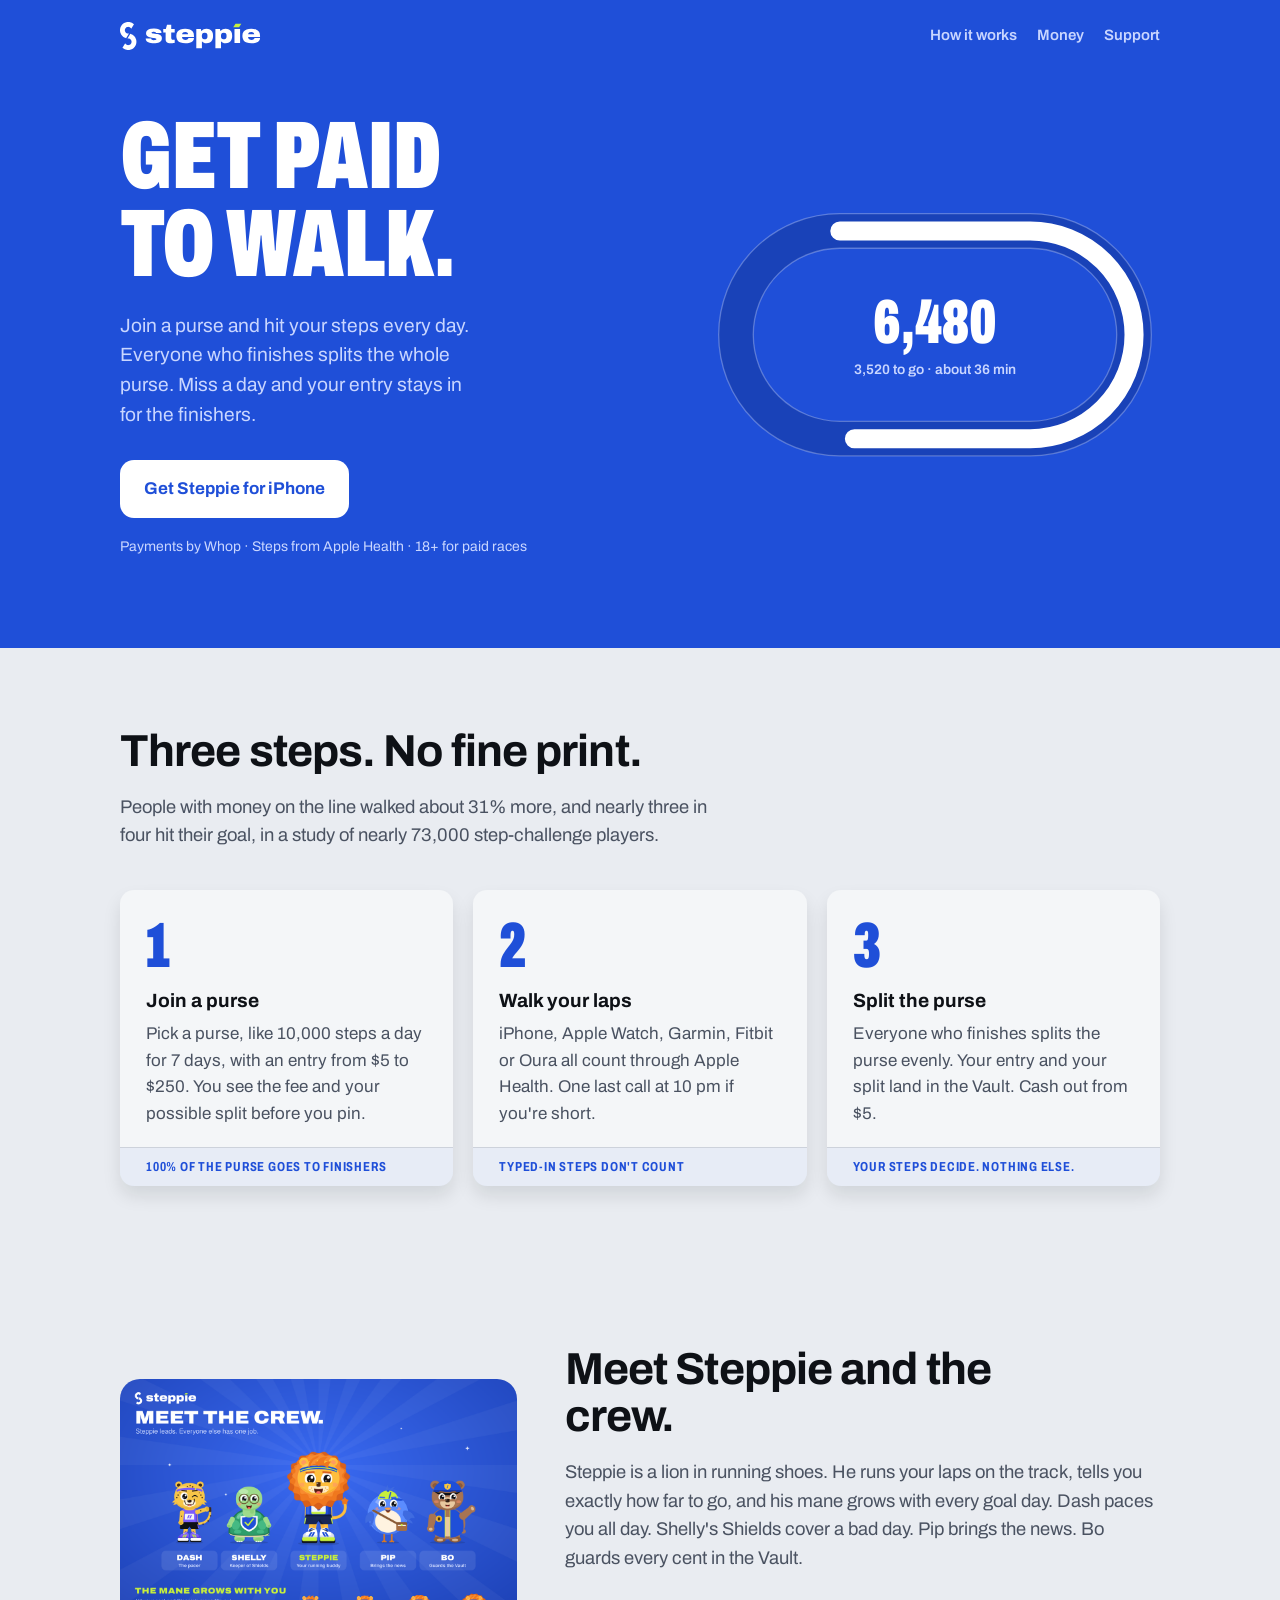
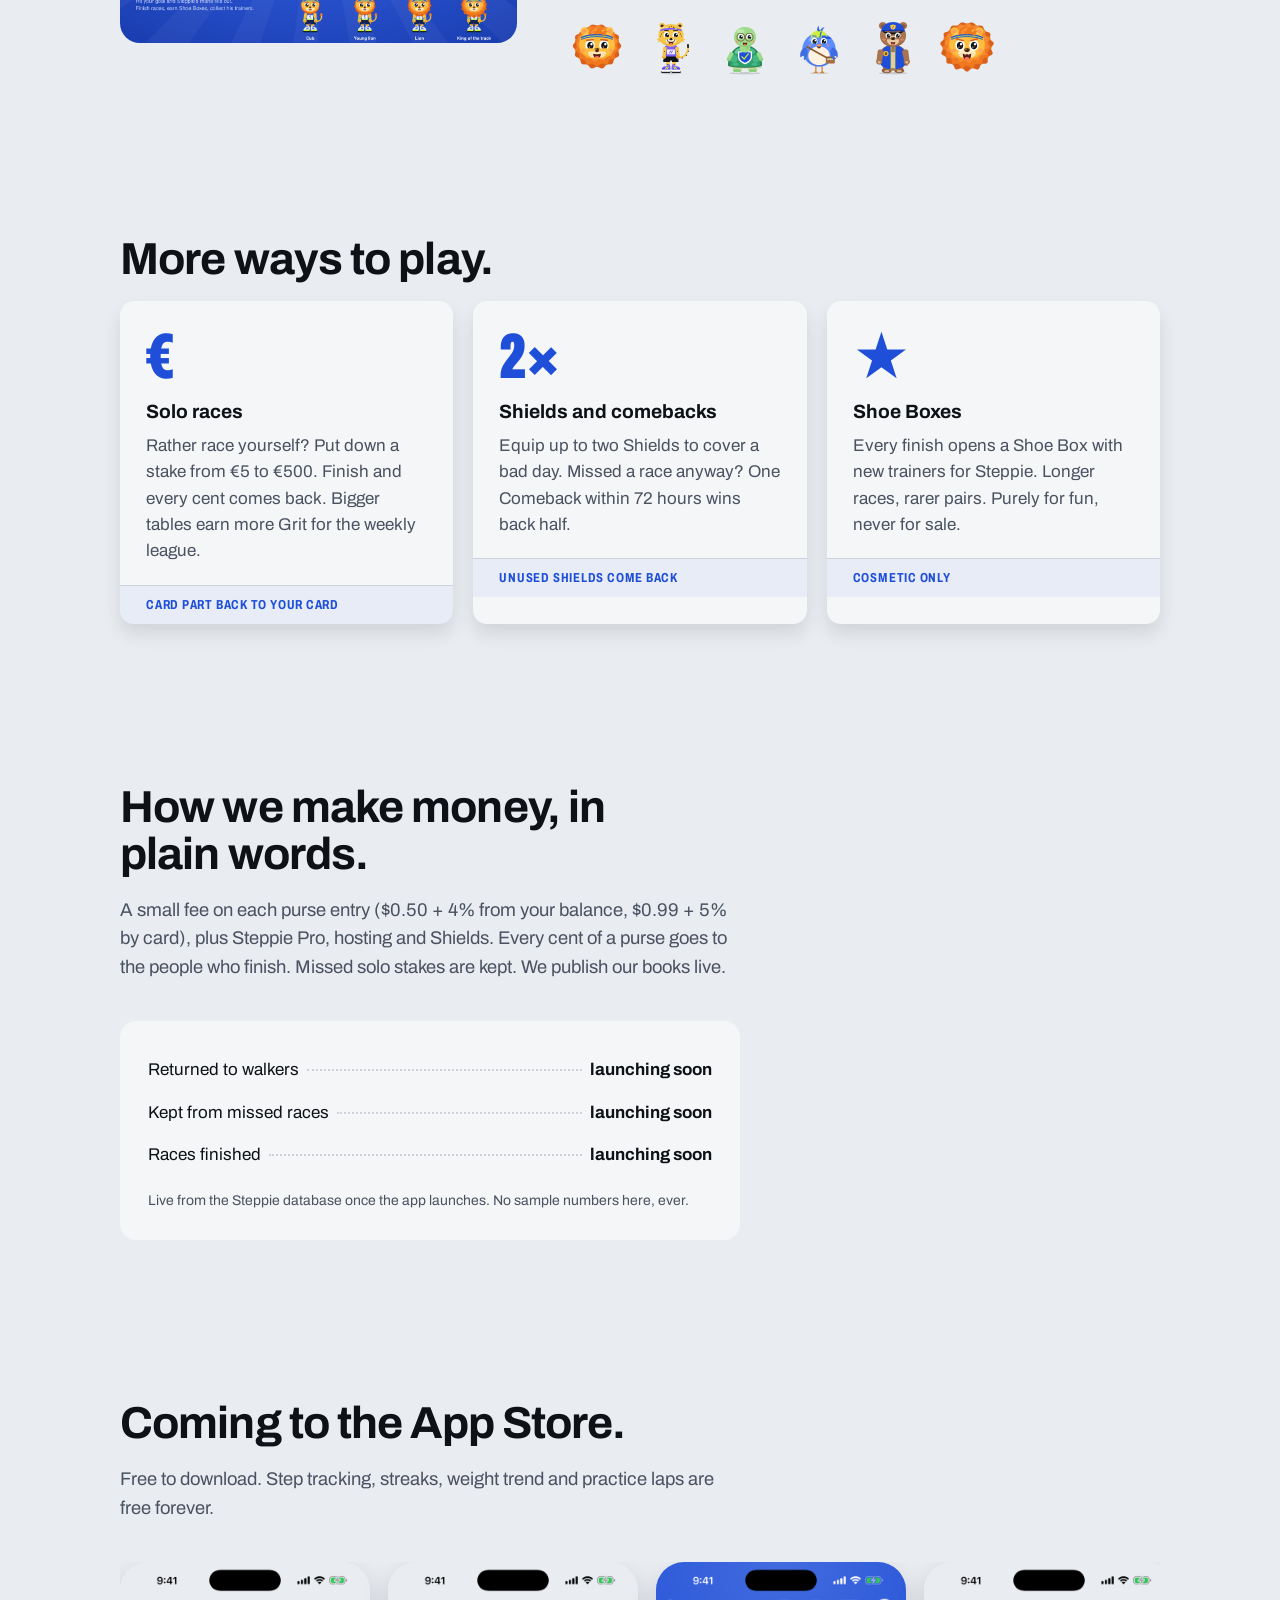
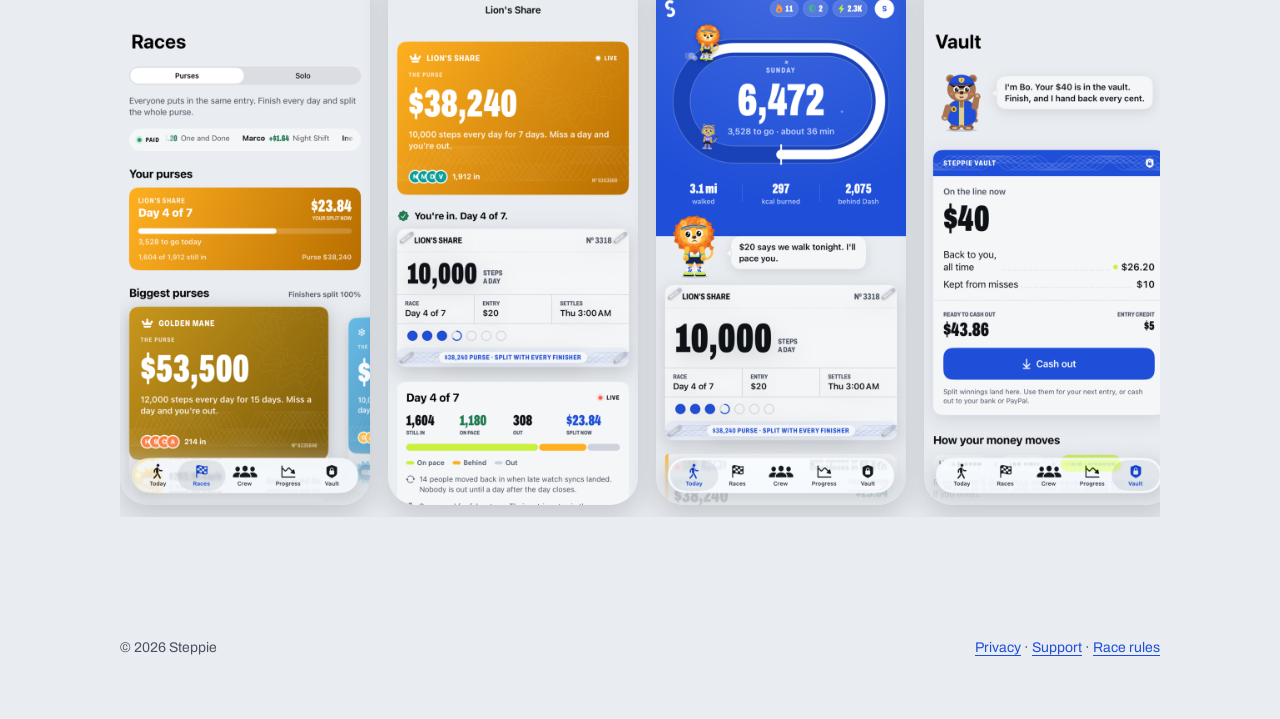
<file: site/index.html>
<!doctype html>
<html lang="en">
<head>
  <meta charset="utf-8">
  <meta name="viewport" content="width=device-width, initial-scale=1">
  <title>Steppie: Get paid to walk.</title>
  <meta name="description" content="Join a purse, hit your steps every day, and split the whole purse with everyone who finishes.">
  <meta name="theme-color" content="#1f4fd8">
  <meta property="og:title" content="Steppie: Get paid to walk.">
  <meta property="og:description" content="Get paid to walk. Finishers split the whole purse.">
  <meta property="og:image" content="assets/appicon.png">
  <meta name="twitter:card" content="summary_large_image">
  <link rel="icon" href="assets/symbol-cobalt.svg" type="image/svg+xml">
  <link rel="preconnect" href="https://fonts.googleapis.com">
  <link rel="preconnect" href="https://fonts.gstatic.com" crossorigin>
  <link href="https://fonts.googleapis.com/css2?family=Archivo:wdth,wght@62..125,400..900&display=swap" rel="stylesheet">
  <link rel="stylesheet" href="style.css">
</head>
<body>
  <header class="field">
    <div class="wrap">
      <nav>
        <a href="./" aria-label="Steppie home"><img src="assets/lockup-white.svg" alt="Steppie"></a>
        <div class="links">
          <a href="#how">How it works</a>
          <a href="#money">Money</a>
          <a href="support.html">Support</a>
        </div>
      </nav>
      <div class="hero">
        <div>
          <h1>Get paid<br>to walk.</h1>
          <p>Join a purse and hit your steps every day. Everyone who finishes splits the whole purse. Miss a day and your entry stays in for the finishers.</p>
          <a class="cta" href="#download">Get Steppie for iPhone</a>
          <div class="trust">Payments by Whop · Steps from Apple Health · 18+ for paid races</div>
        </div>
        <svg class="track" viewBox="0 0 520 300" role="img" aria-label="A running track, two thirds complete">
          <rect x="30" y="30" width="460" height="240" rx="120" fill="none" stroke="#1942b8" stroke-width="40"/>
          <rect x="10" y="10" width="500" height="280" rx="140" fill="none" stroke="rgba(255,255,255,.28)" stroke-width="1.5"/>
          <rect x="50" y="50" width="420" height="200" rx="100" fill="none" stroke="rgba(255,255,255,.28)" stroke-width="1.5"/>
          <rect class="progress" x="30" y="30" width="460" height="240" rx="120" fill="none" stroke="#fff" stroke-width="22" stroke-linecap="round" pathLength="1000"/>
          <text x="260" y="160" text-anchor="middle" fill="#fff" style="font-stretch:62%;font-weight:900;font-size:72px">6,480</text>
          <text x="260" y="195" text-anchor="middle" fill="#c9d6ff" style="font-weight:600;font-size:16px">3,520 to go · about 36 min</text>
        </svg>
      </div>
    </div>
  </header>

  <main>
    <section id="how">
      <div class="wrap">
        <h2>Three steps. No fine print.</h2>
        <p class="lead">People with money on the line walked about 31% more, and nearly three in four hit their goal, in a study of nearly 73,000 step-challenge players.</p>
        <div class="bibs">
          <article class="bib">
            <div class="n">1</div>
            <h3>Join a purse</h3>
            <p>Pick a purse, like 10,000 steps a day for 7 days, with an entry from $5 to $250. You see the fee and your possible split before you pin.</p>
            <div class="band">100% of the purse goes to finishers</div>
          </article>
          <article class="bib">
            <div class="n">2</div>
            <h3>Walk your laps</h3>
            <p>iPhone, Apple Watch, Garmin, Fitbit or Oura all count through Apple Health. One last call at 10 pm if you're short.</p>
            <div class="band">Typed-in steps don't count</div>
          </article>
          <article class="bib">
            <div class="n">3</div>
            <h3>Split the purse</h3>
            <p>Everyone who finishes splits the purse evenly. Your entry and your split land in the Vault. Cash out from $5.</p>
            <div class="band">Your steps decide. Nothing else.</div>
          </article>
        </div>
      </div>
    </section>

    <section id="crew">
      <div class="wrap grin">
        <img class="grin-hero" src="assets/cast/cast-character-sheet.png" alt="Steppie the lion runner and the crew: Dash the cheetah pacer, Shelly the tortoise with Shields, Pip the messenger sparrow and Bo the bear who guards the Vault." loading="lazy">
        <div>
          <h2>Meet Steppie and the crew.</h2>
          <p class="lead">Steppie is a lion in running shoes. He runs your laps on the track, tells you exactly how far to go, and his mane grows with every goal day. Dash paces you all day. Shelly's Shields cover a bad day. Pip brings the news. Bo guards every cent in the Vault.</p>
          <div class="emoji">
            <img src="assets/cast/emoji-steppie-cheer.png" alt="Steppie cheering">
            <img src="assets/cast/emoji-dash.png" alt="Dash the cheetah">
            <img src="assets/cast/emoji-shelly.png" alt="Shelly the tortoise">
            <img src="assets/cast/emoji-pip.png" alt="Pip the sparrow">
            <img src="assets/cast/emoji-bo.png" alt="Bo the bear">
            <img src="assets/cast/emoji-steppie-roar.png" alt="Steppie roaring">
          </div>
        </div>
      </div>
    </section>

    <section id="game">
      <div class="wrap">
        <h2>More ways to play.</h2>
        <div class="bibs">
          <article class="bib">
            <div class="n">€</div>
            <h3>Solo races</h3>
            <p>Rather race yourself? Put down a stake from €5 to €500. Finish and every cent comes back. Bigger tables earn more Grit for the weekly league.</p>
            <div class="band">Card part back to your card</div>
          </article>
          <article class="bib">
            <div class="n">2×</div>
            <h3>Shields and comebacks</h3>
            <p>Equip up to two Shields to cover a bad day. Missed a race anyway? One Comeback within 72 hours wins back half.</p>
            <div class="band">Unused Shields come back</div>
          </article>
          <article class="bib">
            <div class="n">★</div>
            <h3>Shoe Boxes</h3>
            <p>Every finish opens a Shoe Box with new trainers for Steppie. Longer races, rarer pairs. Purely for fun, never for sale.</p>
            <div class="band">Cosmetic only</div>
          </article>
        </div>
      </div>
    </section>

    <section id="money">
      <div class="wrap">
        <h2>How we make money, in plain words.</h2>
        <p class="lead">A small fee on each purse entry ($0.50 + 4% from your balance, $0.99 + 5% by card), plus Steppie Pro, hosting and Shields. Every cent of a purse goes to the people who finish. Missed solo stakes are kept. We publish our books live.</p>
        <div class="ledger" id="books">
          <div class="row"><span>Returned to walkers</span><span class="dots"></span><span class="v" data-k="returned">launching soon</span></div>
          <div class="row"><span>Kept from missed races</span><span class="dots"></span><span class="v" data-k="kept">launching soon</span></div>
          <div class="row"><span>Races finished</span><span class="dots"></span><span class="v" data-k="finished">launching soon</span></div>
          <p class="note">Live from the Steppie database once the app launches. No sample numbers here, ever.</p>
        </div>
      </div>
    </section>

    <section id="download">
      <div class="wrap">
        <h2>Coming to the App Store.</h2>
        <p class="lead">Free to download. Step tracking, streaks, weight trend and practice laps are free forever.</p>
        <div class="shots">
          <img src="screens/purses.png" alt="The purses board with live purse totals" loading="lazy">
          <img src="screens/purse-live.png" alt="A live purse: who's still in and your split" loading="lazy">
          <img src="screens/today.png" alt="Today: steps on a track" loading="lazy">
          <img src="screens/wallet.png" alt="The Vault: winnings ready to cash out" loading="lazy">
        </div>
      </div>
    </section>
  </main>

  <footer>
    <div class="wrap">
      <span>© 2026 Steppie</span>
      <span><a href="privacy.html">Privacy</a> · <a href="support.html">Support</a> · <a href="rules.html">Race rules</a></span>
    </div>
  </footer>

  <script>
    // Fill the public books from the live endpoint when configured. Real numbers only.
    const API = document.documentElement.dataset.api;
    if (API) {
      fetch(`${API}/functions/v1/public-stats?currency=EUR`).then(r => r.ok ? r.json() : null).then(s => {
        if (!s) return;
        const eur = c => (c / 100).toLocaleString("en", { style: "currency", currency: "EUR", maximumFractionDigits: 0 });
        document.querySelector('[data-k="returned"]').textContent = eur(s.returned_cents);
        document.querySelector('[data-k="kept"]').textContent = eur(s.kept_cents);
        document.querySelector('[data-k="finished"]').textContent = s.races_finished.toLocaleString("en");
      }).catch(() => {});
    }
  </script>
</body>
</html>
</file>
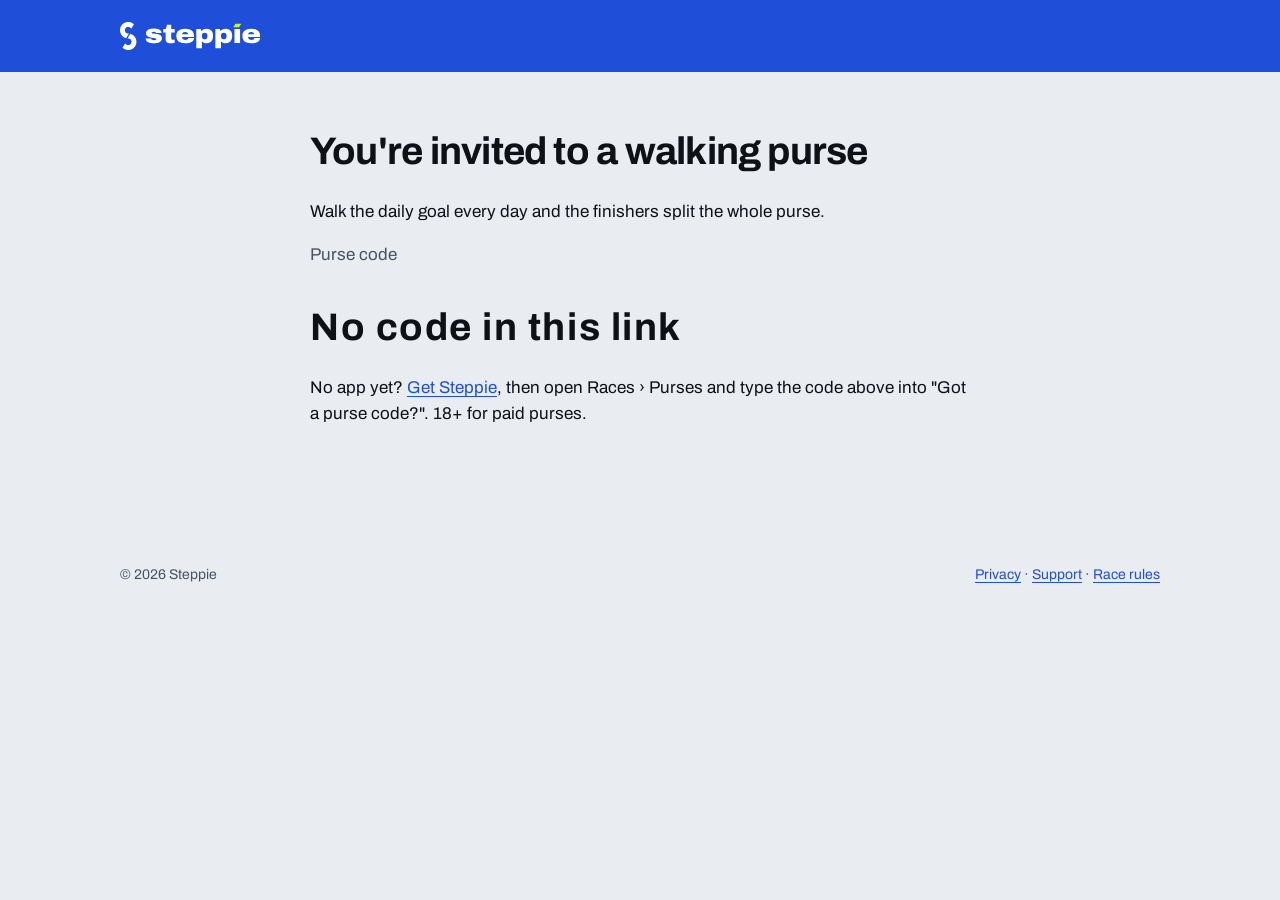
<file: site/p.html>
<!doctype html>
<html lang="en">
<head>
  <meta charset="utf-8">
  <meta name="viewport" content="width=device-width, initial-scale=1">
  <meta name="robots" content="noindex">
  <title>Join a purse: Steppie</title>
  <link rel="icon" href="assets/symbol-cobalt.svg" type="image/svg+xml">
  <link href="https://fonts.googleapis.com/css2?family=Archivo:wdth,wght@62..125,400..900&display=swap" rel="stylesheet">
  <link rel="stylesheet" href="style.css">
</head>
<body>
  <!-- A purse link a friend or creator shares: steppie.app/p.html?c=CODE.
       With the app installed it opens the purse (steppie://p/CODE); without
       it, the code is shown to type in after installing. -->
  <header class="field"><div class="wrap"><nav><a href="./" aria-label="Steppie home"><img src="assets/lockup-white.svg" alt="Steppie"></a></nav></div></header>
  <main class="doc">
    <h1>You're invited to a walking purse</h1>
    <p>Walk the daily goal every day and the finishers split the whole purse.</p>
    <p class="meta">Purse code</p>
    <p><strong id="code" style="font-size:2.4rem;letter-spacing:.04em">…</strong></p>
    <p><a id="open" href="steppie://">Open it in Steppie</a></p>
    <p>No app yet? <a href="./">Get Steppie</a>, then open Races › Purses and type the code above into "Got a purse code?". 18+ for paid purses.</p>
  </main>
  <footer><div class="wrap"><span>© 2026 Steppie</span><span><a href="privacy.html">Privacy</a> · <a href="support.html">Support</a> · <a href="rules.html">Race rules</a></span></div></footer>
  <script>
    var c = (new URLSearchParams(location.search).get('c') || '').trim().toUpperCase();
    var ok = /^[A-Z0-9-]{4,16}$/.test(c);
    document.getElementById('code').textContent = ok ? c : 'No code in this link';
    if (ok) {
      var app = 'steppie://p/' + encodeURIComponent(c);
      document.getElementById('open').href = app;
      location.href = app;
    } else {
      document.getElementById('open').remove();
    }
  </script>
</body>
</html>
</file>
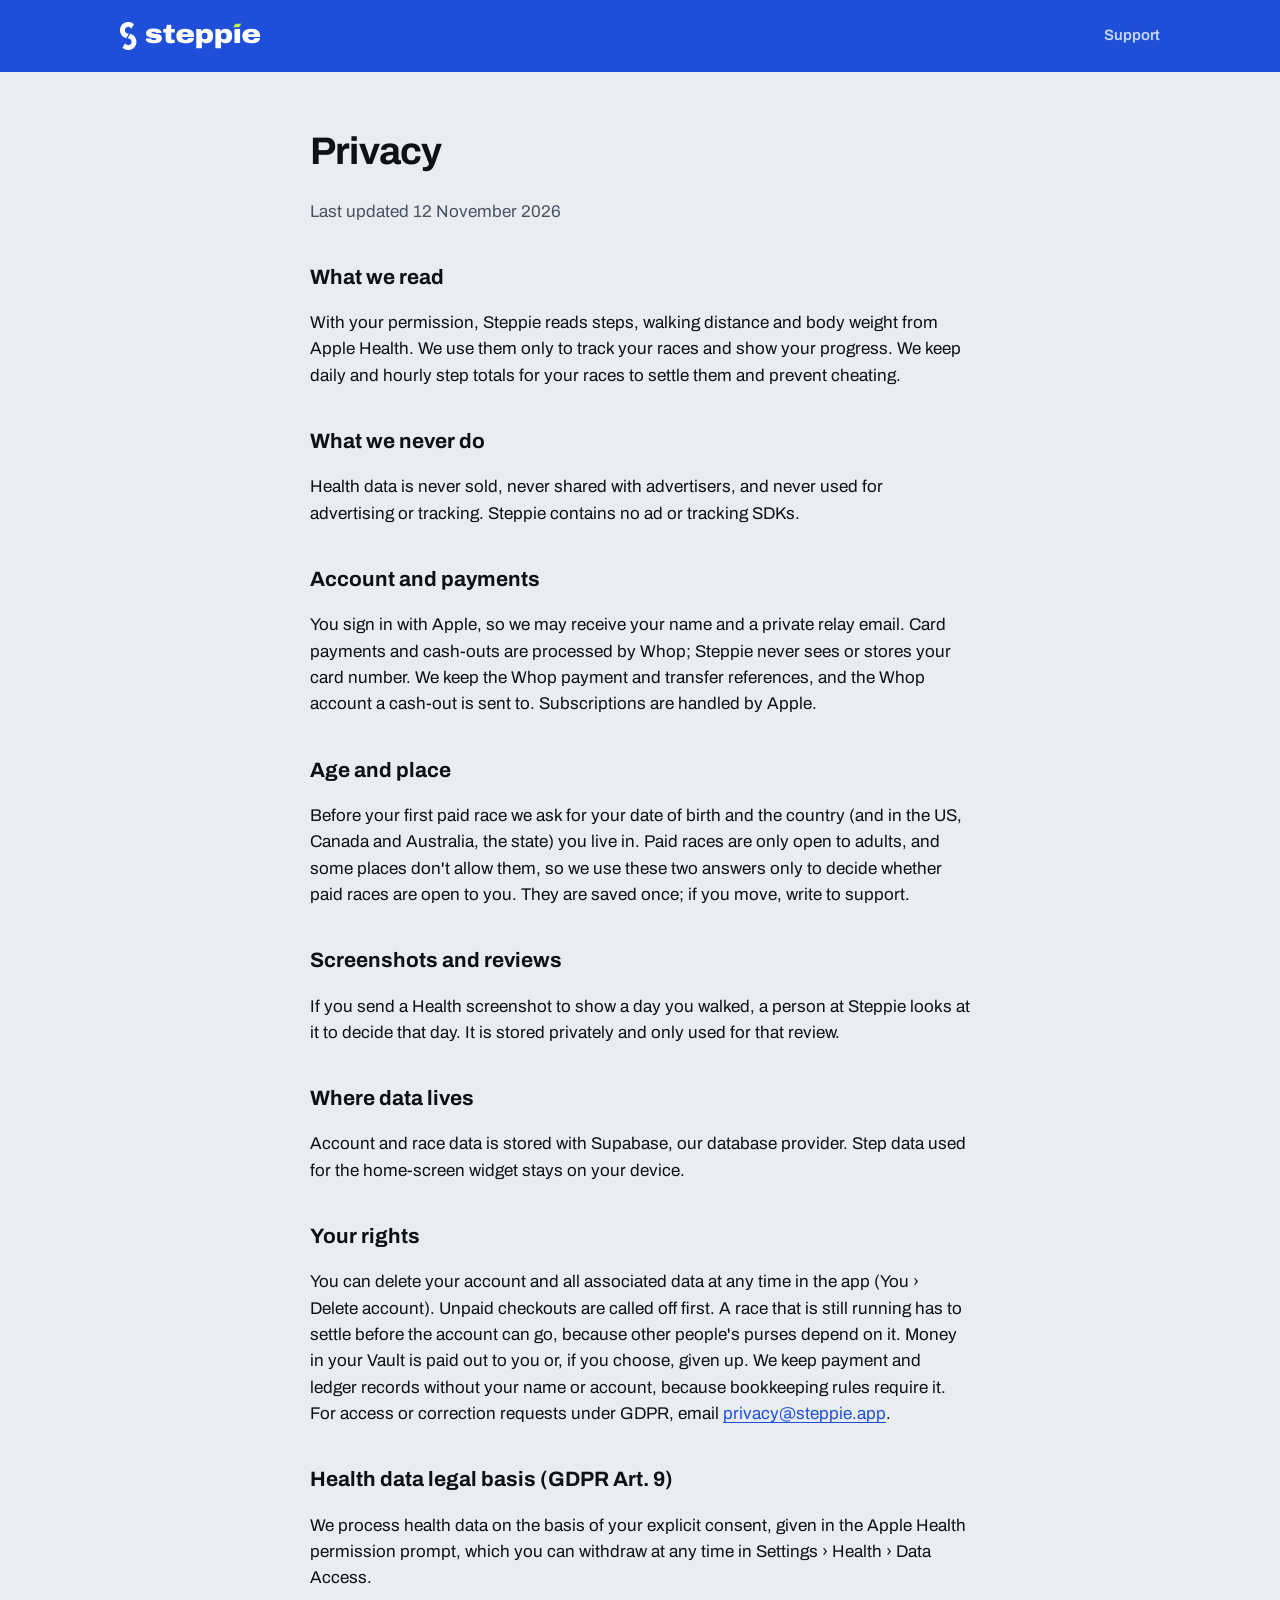
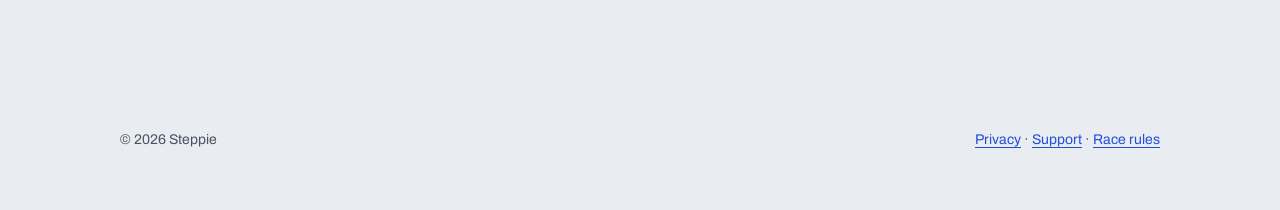
<file: site/privacy.html>
<!doctype html>
<html lang="en">
<head>
  <meta charset="utf-8">
  <meta name="viewport" content="width=device-width, initial-scale=1">
  <title>Privacy: Steppie</title>
  <link rel="icon" href="assets/symbol-cobalt.svg" type="image/svg+xml">
  <link href="https://fonts.googleapis.com/css2?family=Archivo:wdth,wght@62..125,400..900&display=swap" rel="stylesheet">
  <link rel="stylesheet" href="style.css">
</head>
<body>
  <header class="field"><div class="wrap"><nav><a href="./" aria-label="Steppie home"><img src="assets/lockup-white.svg" alt="Steppie"></a><div class="links"><a href="support.html">Support</a></div></nav></div></header>
  <main class="doc">
    <h1>Privacy</h1>
    <p class="meta">Last updated 12 November 2026</p>
    <h2>What we read</h2>
    <p>With your permission, Steppie reads steps, walking distance and body weight from Apple Health. We use them only to track your races and show your progress. We keep daily and hourly step totals for your races to settle them and prevent cheating.</p>
    <h2>What we never do</h2>
    <p>Health data is never sold, never shared with advertisers, and never used for advertising or tracking. Steppie contains no ad or tracking SDKs.</p>
    <h2>Account and payments</h2>
    <p>You sign in with Apple, so we may receive your name and a private relay email. Card payments and cash-outs are processed by Whop; Steppie never sees or stores your card number. We keep the Whop payment and transfer references, and the Whop account a cash-out is sent to. Subscriptions are handled by Apple.</p>
    <h2>Age and place</h2>
    <p>Before your first paid race we ask for your date of birth and the country (and in the US, Canada and Australia, the state) you live in. Paid races are only open to adults, and some places don't allow them, so we use these two answers only to decide whether paid races are open to you. They are saved once; if you move, write to support.</p>
    <h2>Screenshots and reviews</h2>
    <p>If you send a Health screenshot to show a day you walked, a person at Steppie looks at it to decide that day. It is stored privately and only used for that review.</p>
    <h2>Where data lives</h2>
    <p>Account and race data is stored with Supabase, our database provider. Step data used for the home-screen widget stays on your device.</p>
    <h2>Your rights</h2>
    <p>You can delete your account and all associated data at any time in the app (You › Delete account). Unpaid checkouts are called off first. A race that is still running has to settle before the account can go, because other people's purses depend on it. Money in your Vault is paid out to you or, if you choose, given up. We keep payment and ledger records without your name or account, because bookkeeping rules require it. For access or correction requests under GDPR, email <a href="mailto:privacy@steppie.app">privacy@steppie.app</a>.</p>
    <h2>Health data legal basis (GDPR Art. 9)</h2>
    <p>We process health data on the basis of your explicit consent, given in the Apple Health permission prompt, which you can withdraw at any time in Settings › Health › Data Access.</p>
  </main>
  <footer><div class="wrap"><span>© 2026 Steppie</span><span><a href="privacy.html">Privacy</a> · <a href="support.html">Support</a> · <a href="rules.html">Race rules</a></span></div></footer>
</body>
</html>
</file>
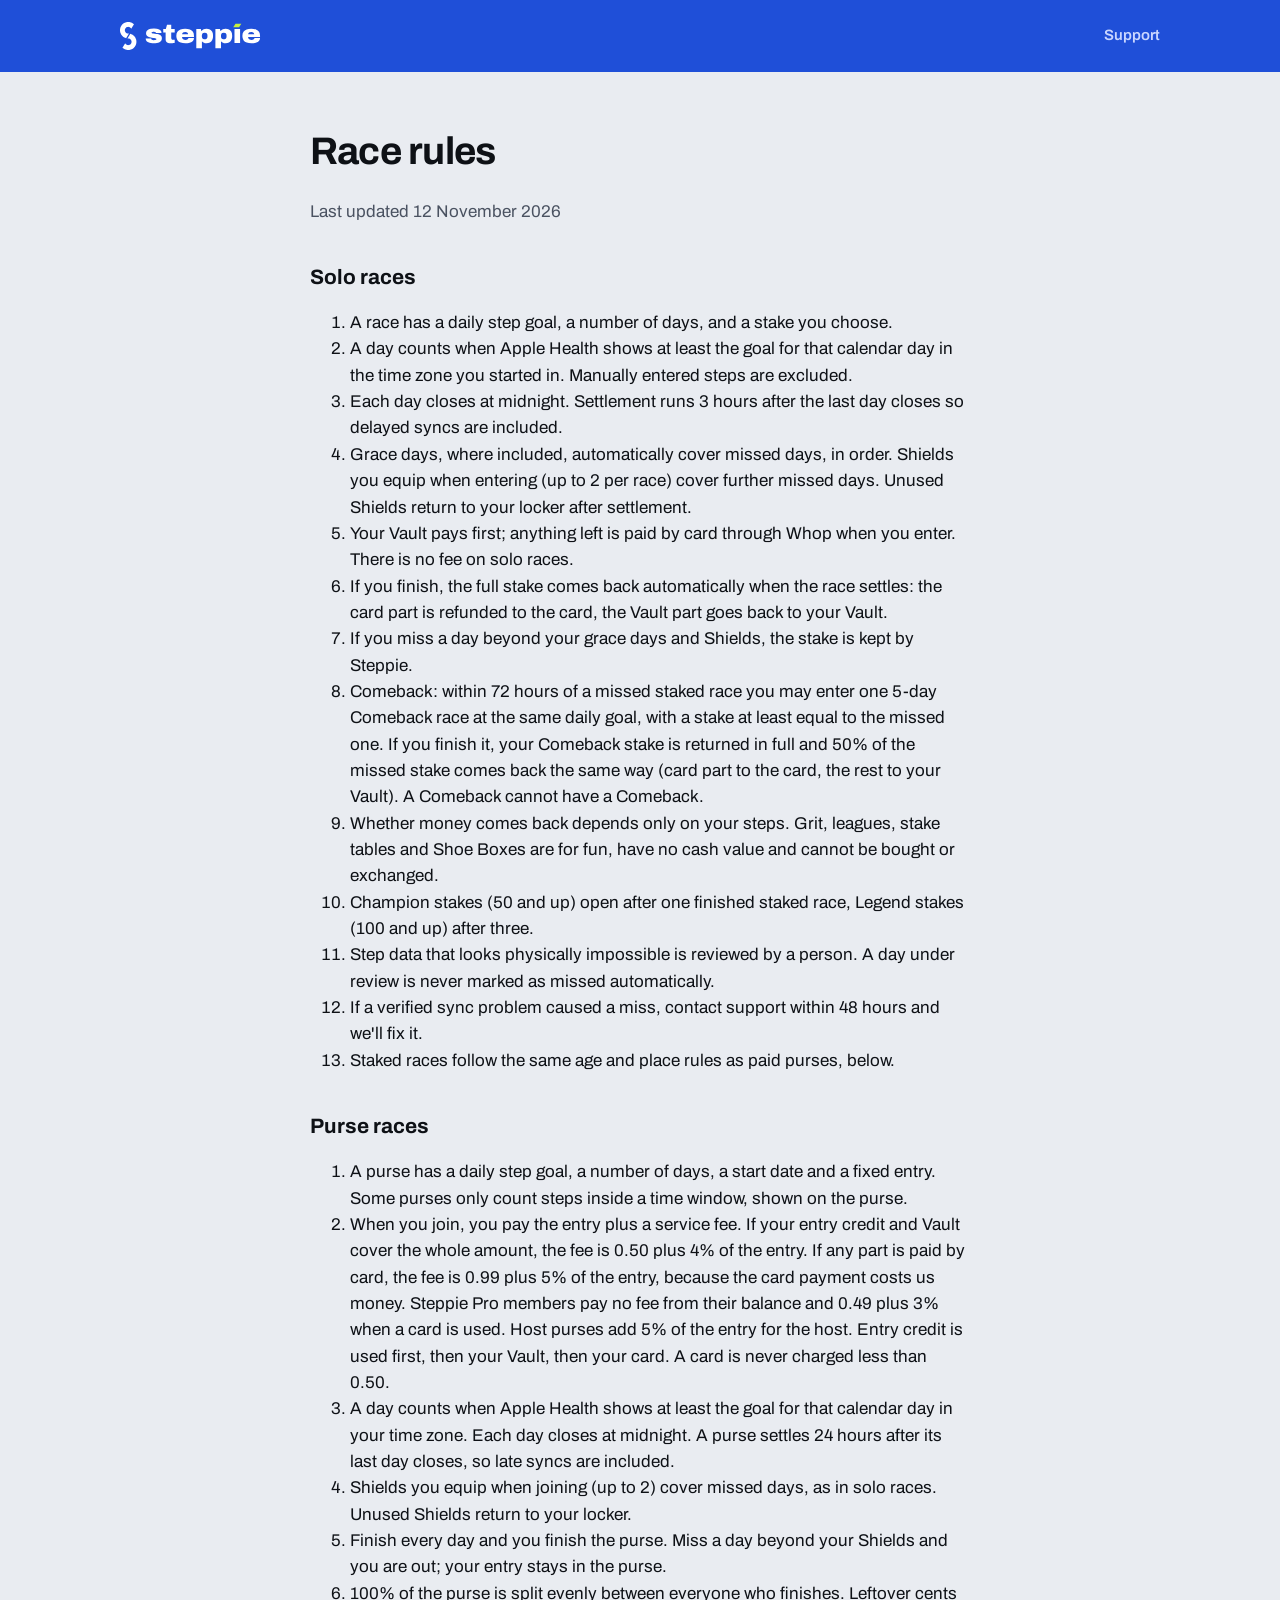
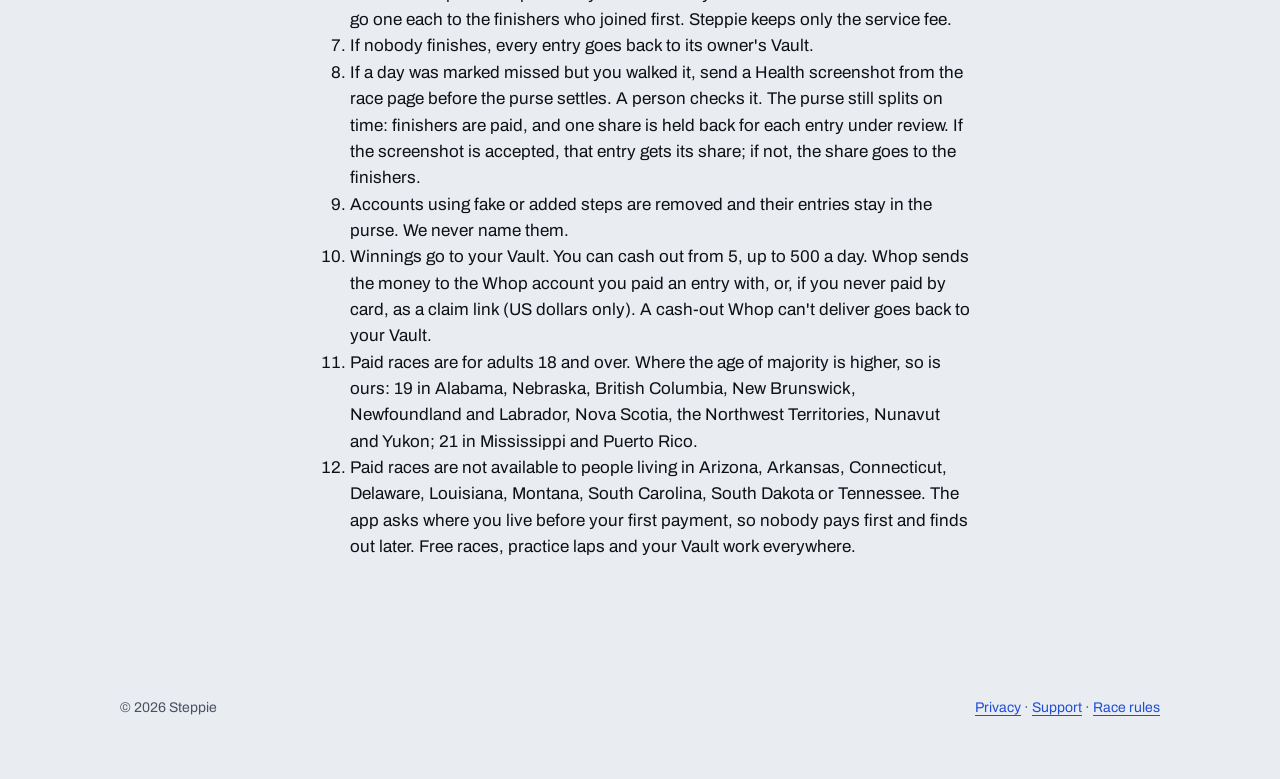
<file: site/rules.html>
<!doctype html>
<html lang="en">
<head>
  <meta charset="utf-8">
  <meta name="viewport" content="width=device-width, initial-scale=1">
  <title>Race rules: Steppie</title>
  <link rel="icon" href="assets/symbol-cobalt.svg" type="image/svg+xml">
  <link href="https://fonts.googleapis.com/css2?family=Archivo:wdth,wght@62..125,400..900&display=swap" rel="stylesheet">
  <link rel="stylesheet" href="style.css">
</head>
<body>
  <header class="field"><div class="wrap"><nav><a href="./" aria-label="Steppie home"><img src="assets/lockup-white.svg" alt="Steppie"></a><div class="links"><a href="support.html">Support</a></div></nav></div></header>
  <main class="doc">
    <h1>Race rules</h1>
    <p class="meta">Last updated 12 November 2026</p>
<h2>Solo races</h2>
    <ol>
      <li>A race has a daily step goal, a number of days, and a stake you choose.</li>
      <li>A day counts when Apple Health shows at least the goal for that calendar day in the time zone you started in. Manually entered steps are excluded.</li>
      <li>Each day closes at midnight. Settlement runs 3 hours after the last day closes so delayed syncs are included.</li>
      <li>Grace days, where included, automatically cover missed days, in order. Shields you equip when entering (up to 2 per race) cover further missed days. Unused Shields return to your locker after settlement.</li>
      <li>Your Vault pays first; anything left is paid by card through Whop when you enter. There is no fee on solo races.</li>
      <li>If you finish, the full stake comes back automatically when the race settles: the card part is refunded to the card, the Vault part goes back to your Vault.</li>
      <li>If you miss a day beyond your grace days and Shields, the stake is kept by Steppie.</li>
      <li>Comeback: within 72 hours of a missed staked race you may enter one 5-day Comeback race at the same daily goal, with a stake at least equal to the missed one. If you finish it, your Comeback stake is returned in full and 50% of the missed stake comes back the same way (card part to the card, the rest to your Vault). A Comeback cannot have a Comeback.</li>
      <li>Whether money comes back depends only on your steps. Grit, leagues, stake tables and Shoe Boxes are for fun, have no cash value and cannot be bought or exchanged.</li>
      <li>Champion stakes (50 and up) open after one finished staked race, Legend stakes (100 and up) after three.</li>
      <li>Step data that looks physically impossible is reviewed by a person. A day under review is never marked as missed automatically.</li>
      <li>If a verified sync problem caused a miss, contact support within 48 hours and we&#x27;ll fix it.</li>
      <li>Staked races follow the same age and place rules as paid purses, below.</li>
    </ol>
<h2>Purse races</h2>
<ol>
<li>A purse has a daily step goal, a number of days, a start date and a fixed entry. Some purses only count steps inside a time window, shown on the purse.</li>
<li>When you join, you pay the entry plus a service fee. If your entry credit and Vault cover the whole amount, the fee is 0.50 plus 4% of the entry. If any part is paid by card, the fee is 0.99 plus 5% of the entry, because the card payment costs us money. Steppie Pro members pay no fee from their balance and 0.49 plus 3% when a card is used. Host purses add 5% of the entry for the host. Entry credit is used first, then your Vault, then your card. A card is never charged less than 0.50.</li>
<li>A day counts when Apple Health shows at least the goal for that calendar day in your time zone. Each day closes at midnight. A purse settles 24 hours after its last day closes, so late syncs are included.</li>
<li>Shields you equip when joining (up to 2) cover missed days, as in solo races. Unused Shields return to your locker.</li>
<li>Finish every day and you finish the purse. Miss a day beyond your Shields and you are out; your entry stays in the purse.</li>
<li>100% of the purse is split evenly between everyone who finishes. Leftover cents go one each to the finishers who joined first. Steppie keeps only the service fee.</li>
<li>If nobody finishes, every entry goes back to its owner's Vault.</li>
<li>If a day was marked missed but you walked it, send a Health screenshot from the race page before the purse settles. A person checks it. The purse still splits on time: finishers are paid, and one share is held back for each entry under review. If the screenshot is accepted, that entry gets its share; if not, the share goes to the finishers.</li>
<li>Accounts using fake or added steps are removed and their entries stay in the purse. We never name them.</li>
<li>Winnings go to your Vault. You can cash out from 5, up to 500 a day. Whop sends the money to the Whop account you paid an entry with, or, if you never paid by card, as a claim link (US dollars only). A cash-out Whop can't deliver goes back to your Vault.</li>
<li>Paid races are for adults 18 and over. Where the age of majority is higher, so is ours: 19 in Alabama, Nebraska, British Columbia, New Brunswick, Newfoundland and Labrador, Nova Scotia, the Northwest Territories, Nunavut and Yukon; 21 in Mississippi and Puerto Rico.</li>
<li>Paid races are not available to people living in Arizona, Arkansas, Connecticut, Delaware, Louisiana, Montana, South Carolina, South Dakota or Tennessee. The app asks where you live before your first payment, so nobody pays first and finds out later. Free races, practice laps and your Vault work everywhere.</li>
</ol>
  </main>
  <footer><div class="wrap"><span>© 2026 Steppie</span><span><a href="privacy.html">Privacy</a> · <a href="support.html">Support</a> · <a href="rules.html">Race rules</a></span></div></footer>
</body>
</html>
</file>
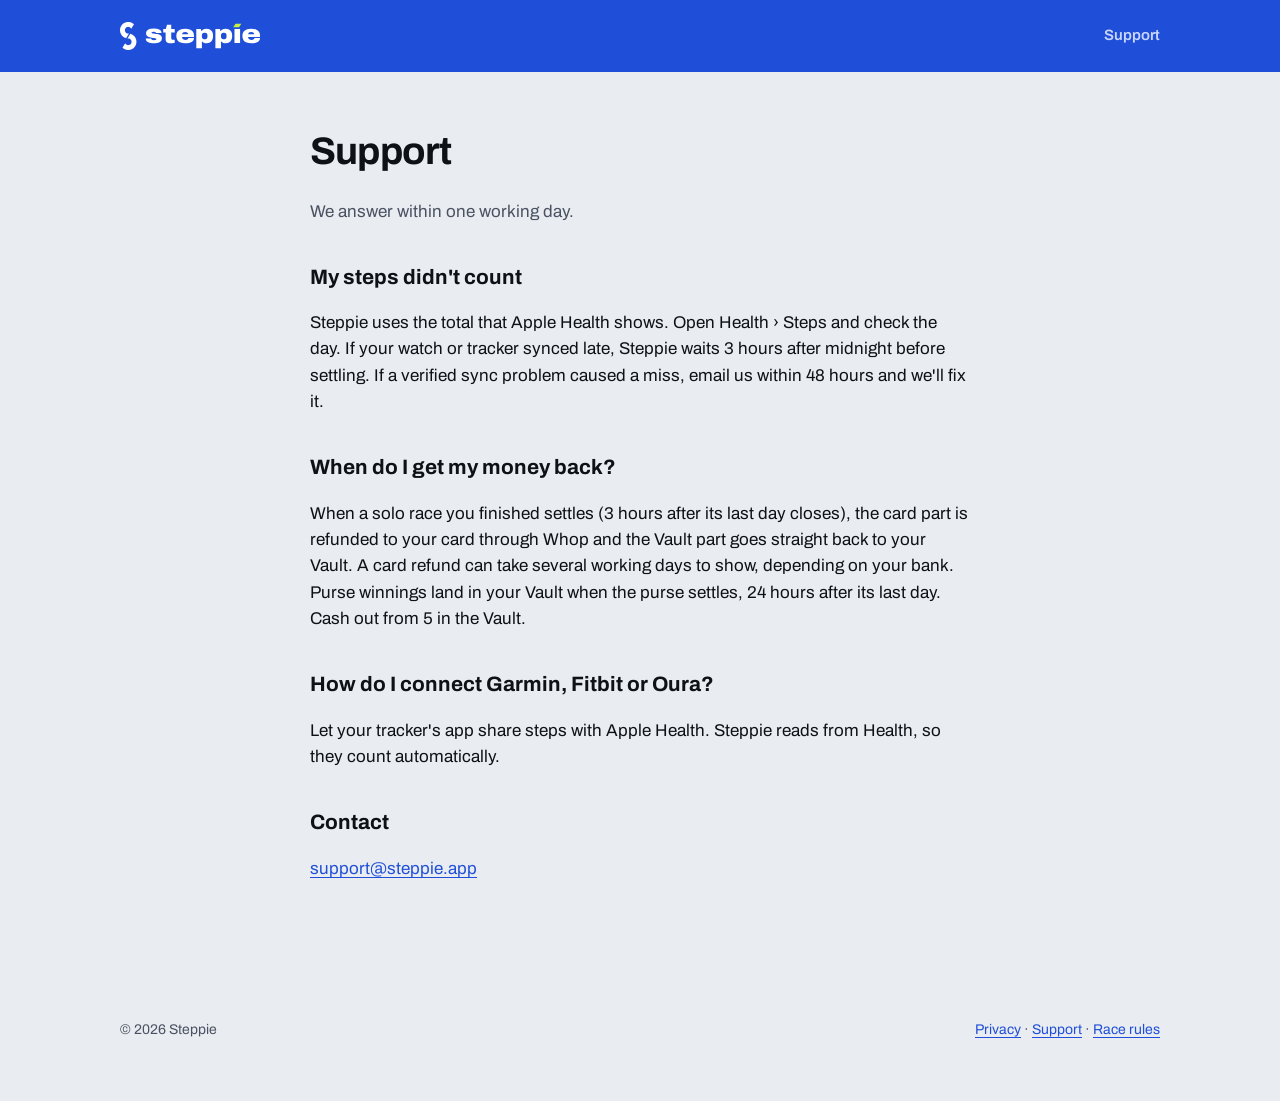
<file: site/support.html>
<!doctype html>
<html lang="en">
<head>
  <meta charset="utf-8">
  <meta name="viewport" content="width=device-width, initial-scale=1">
  <title>Support: Steppie</title>
  <link rel="icon" href="assets/symbol-cobalt.svg" type="image/svg+xml">
  <link href="https://fonts.googleapis.com/css2?family=Archivo:wdth,wght@62..125,400..900&display=swap" rel="stylesheet">
  <link rel="stylesheet" href="style.css">
</head>
<body>
  <header class="field"><div class="wrap"><nav><a href="./" aria-label="Steppie home"><img src="assets/lockup-white.svg" alt="Steppie"></a><div class="links"><a href="support.html">Support</a></div></nav></div></header>
  <main class="doc">
    <h1>Support</h1>
    <p class="meta">We answer within one working day.</p>
    <h2>My steps didn't count</h2>
    <p>Steppie uses the total that Apple Health shows. Open Health › Steps and check the day. If your watch or tracker synced late, Steppie waits 3 hours after midnight before settling. If a verified sync problem caused a miss, email us within 48 hours and we'll fix it.</p>
    <h2>When do I get my money back?</h2>
    <p>When a solo race you finished settles (3 hours after its last day closes), the card part is refunded to your card through Whop and the Vault part goes straight back to your Vault. A card refund can take several working days to show, depending on your bank. Purse winnings land in your Vault when the purse settles, 24 hours after its last day. Cash out from 5 in the Vault.</p>
    <h2>How do I connect Garmin, Fitbit or Oura?</h2>
    <p>Let your tracker's app share steps with Apple Health. Steppie reads from Health, so they count automatically.</p>
    <h2>Contact</h2>
    <p><a href="mailto:support@steppie.app">support@steppie.app</a></p>
  </main>
  <footer><div class="wrap"><span>© 2026 Steppie</span><span><a href="privacy.html">Privacy</a> · <a href="support.html">Support</a> · <a href="rules.html">Race rules</a></span></div></footer>
</body>
</html>
</file>
<file: site/style.css>
:root {
  --cobalt: #1f4fd8;
  --lane: #1942b8;
  --tyvek: #f4f6f8;
  --ground: #e9ecf1;
  --ink: #0e1116;
  --ink-2: #4a5261;
  --hair: #cdd2db;
  --volt: #c8f03c;
  --on-field-2: #c9d6ff;
}

* { box-sizing: border-box; }
html { -webkit-text-size-adjust: 100%; }

body {
  margin: 0;
  background: var(--ground);
  color: var(--ink);
  font: 17px/1.55 "Archivo", system-ui, -apple-system, sans-serif;
}

::selection { background: var(--volt); color: var(--ink); }
a { color: var(--cobalt); text-underline-offset: 3px; }
a:focus-visible { outline: 3px solid var(--volt); outline-offset: 3px; border-radius: 6px; }

.wrap { max-width: 1080px; margin: 0 auto; padding: 0 20px; }

.field { background: var(--cobalt); color: #fff; overflow: hidden; }
nav { display: flex; align-items: center; justify-content: space-between; padding: 22px 0; }
nav img { height: 28px; display: block; }
nav .links { display: flex; gap: 20px; font-weight: 600; font-size: 15px; }
nav .links a { color: var(--on-field-2); text-decoration: none; }
nav .links a:hover { color: #fff; }

.hero { display: grid; grid-template-columns: 1.1fr 0.9fr; gap: 40px; align-items: center; padding: 40px 0 90px; }
.hero h1 {
  font-stretch: 62%; font-weight: 900; text-transform: uppercase;
  font-size: clamp(3.2rem, 9vw, 6rem); line-height: 0.92; margin: 0 0 22px;
}
.hero p { font-size: 1.2rem; color: var(--on-field-2); max-width: 32ch; margin: 0 0 30px; }
.cta {
  display: inline-block; background: #fff; color: var(--cobalt); text-decoration: none;
  font-weight: 700; padding: 16px 24px; border-radius: 14px;
  transition: transform 160ms cubic-bezier(0.23, 1, 0.32, 1);
}
.cta:active { transform: scale(0.97); }
.trust { margin-top: 18px; font-size: 14px; color: var(--on-field-2); }

.track { width: 100%; height: auto; display: block; }
.track .progress { stroke-dasharray: 1000; stroke-dashoffset: 1000; animation: draw 1.6s cubic-bezier(0.23, 1, 0.32, 1) 0.3s forwards; }
@keyframes draw { to { stroke-dashoffset: 330; } }

section { padding: 80px 0; }
section h2 { font-size: clamp(2rem, 4vw, 2.8rem); line-height: 1.05; letter-spacing: -0.02em; margin: 0 0 18px; max-width: 20ch; }
.lead { color: var(--ink-2); font-size: 1.15rem; max-width: 56ch; margin: 0 0 40px; }

.bibs { display: grid; grid-template-columns: repeat(3, 1fr); gap: 20px; }
.bib { position: relative; background: var(--tyvek); border-radius: 14px; padding: 24px 26px 0; box-shadow: 0 10px 18px rgba(14, 17, 22, 0.1); overflow: hidden; }
.bib .n { font-stretch: 62%; font-weight: 900; font-size: 4rem; line-height: 1; color: var(--cobalt); }
.bib h3 { margin: 8px 0 6px; font-size: 1.2rem; }
.bib p { margin: 0 0 20px; color: var(--ink-2); }
.bib .band { margin: 0 -26px; padding: 9px 26px; font-stretch: 75%; font-weight: 700; font-size: 13px; letter-spacing: 0.06em; text-transform: uppercase; color: var(--cobalt); background: rgba(31, 79, 216, 0.06); border-top: 1px solid var(--hair); }

.ledger { background: var(--tyvek); border-radius: 16px; padding: 28px; max-width: 620px; }
.ledger .row { display: flex; align-items: baseline; gap: 8px; padding: 8px 0; }
.ledger .dots { flex: 1; border-bottom: 2px dotted var(--hair); transform: translateY(-4px); }
.ledger .v { font-weight: 700; font-variant-numeric: tabular-nums; }
.ledger .note { color: var(--ink-2); font-size: 14px; margin: 14px 0 0; }

.shots { display: flex; gap: 18px; overflow-x: auto; padding-bottom: 12px; scroll-snap-type: x mandatory; }
.shots img { width: 250px; border-radius: 28px; scroll-snap-align: start; box-shadow: 0 12px 28px rgba(14, 17, 22, 0.16); }

#grin { background: var(--cobalt); color: #fff; }
#grin .lead { color: var(--on-field-2); }
.grin { display: grid; grid-template-columns: 0.8fr 1.2fr; gap: 48px; align-items: center; }
.grin-hero { width: 100%; border-radius: 20px; display: block; }
.emoji { display: flex; flex-wrap: wrap; gap: 10px; }
.emoji img { width: 64px; height: 64px; }
@media (max-width: 820px) { .grin { grid-template-columns: 1fr; } }

footer { padding: 40px 0 60px; color: var(--ink-2); font-size: 14px; }
footer .wrap { display: flex; flex-wrap: wrap; gap: 18px; justify-content: space-between; }

.doc { max-width: 70ch; padding: 50px 20px 80px; margin: 0 auto; }
.doc h1 { font-size: 2.4rem; letter-spacing: -0.02em; margin: 0 0 8px; }
.doc h2 { font-size: 1.3rem; margin: 36px 0 8px; }
.doc .meta { color: var(--ink-2); margin-bottom: 30px; }

@media (max-width: 820px) {
  .hero { grid-template-columns: 1fr; padding-bottom: 60px; }
  .bibs { grid-template-columns: 1fr; }
  section { padding: 60px 0; }
}

@media (prefers-reduced-motion: reduce) {
  .track .progress { animation: none; stroke-dashoffset: 330; }
  .cta { transition: none; }
}
</file>
